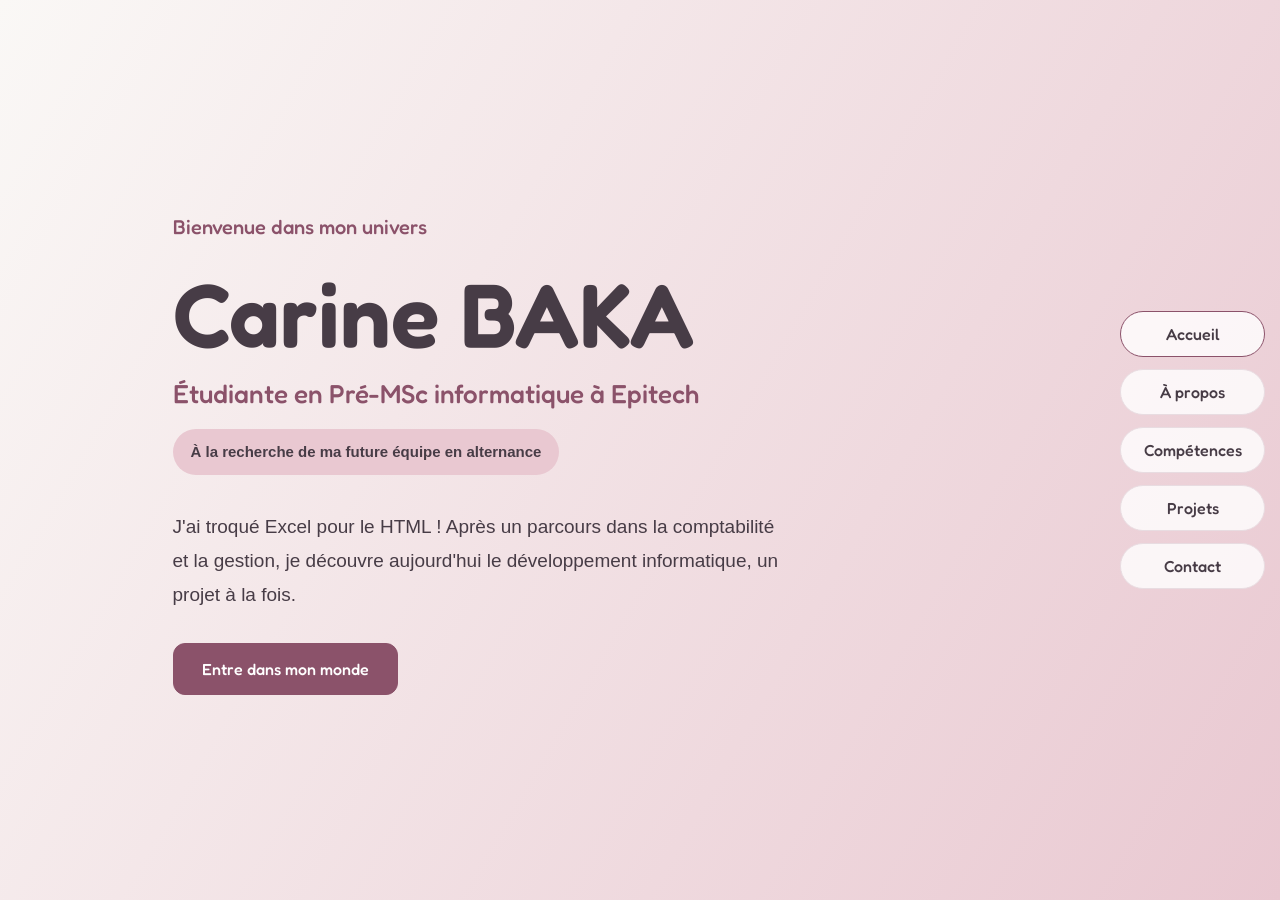
<file: index.html>
<!DOCTYPE html>
<html lang="fr">
<head>
    <meta charset="UTF-8">
    <meta name="viewport" content="width=device-width, initial-scale=1.0">
    <meta name="description" content="Portfolio de Carine BAKA, étudiante à Epitech à la recherche d'une alternance en développement informatique.">
    <title>Accueil | Carine's World</title>

    <link href="https://fonts.googleapis.com/css2?family=Fredoka:wght@400;500;600&display=swap" rel="stylesheet">
    <link rel="stylesheet" href="style.css">
</head>

<body>
    <header>
        <nav aria-label="Navigation principale">
            <a class="btn" href="index.html" aria-current="page">Accueil</a>
            <a class="btn" href="apropos.html">À propos</a>
            <a class="btn" href="competences.html">Compétences</a>
            <a class="btn" href="projets.html">Projets</a>
            <a class="btn" href="contact.html">Contact</a>
        </nav>
    </header>

    <main class="home">
        <section class="home-content">
            <p class="home-label">Bienvenue dans mon univers</p>

            <h1>Carine BAKA</h1>
            <h2>Étudiante en Pré-MSc informatique à Epitech</h2>

            <p class="home-status">
                À la recherche de ma future équipe en alternance
            </p>

            <p class="home-description">
                J'ai troqué Excel pour le HTML !
                Après un parcours dans la comptabilité et la gestion,
                je découvre aujourd'hui le développement informatique,
                un projet à la fois.
            </p>

            <a class="btn home-btn" href="apropos.html">
                Entre dans mon monde 
            </a>
        </section>
    </main>
</body>
</html>
</file>
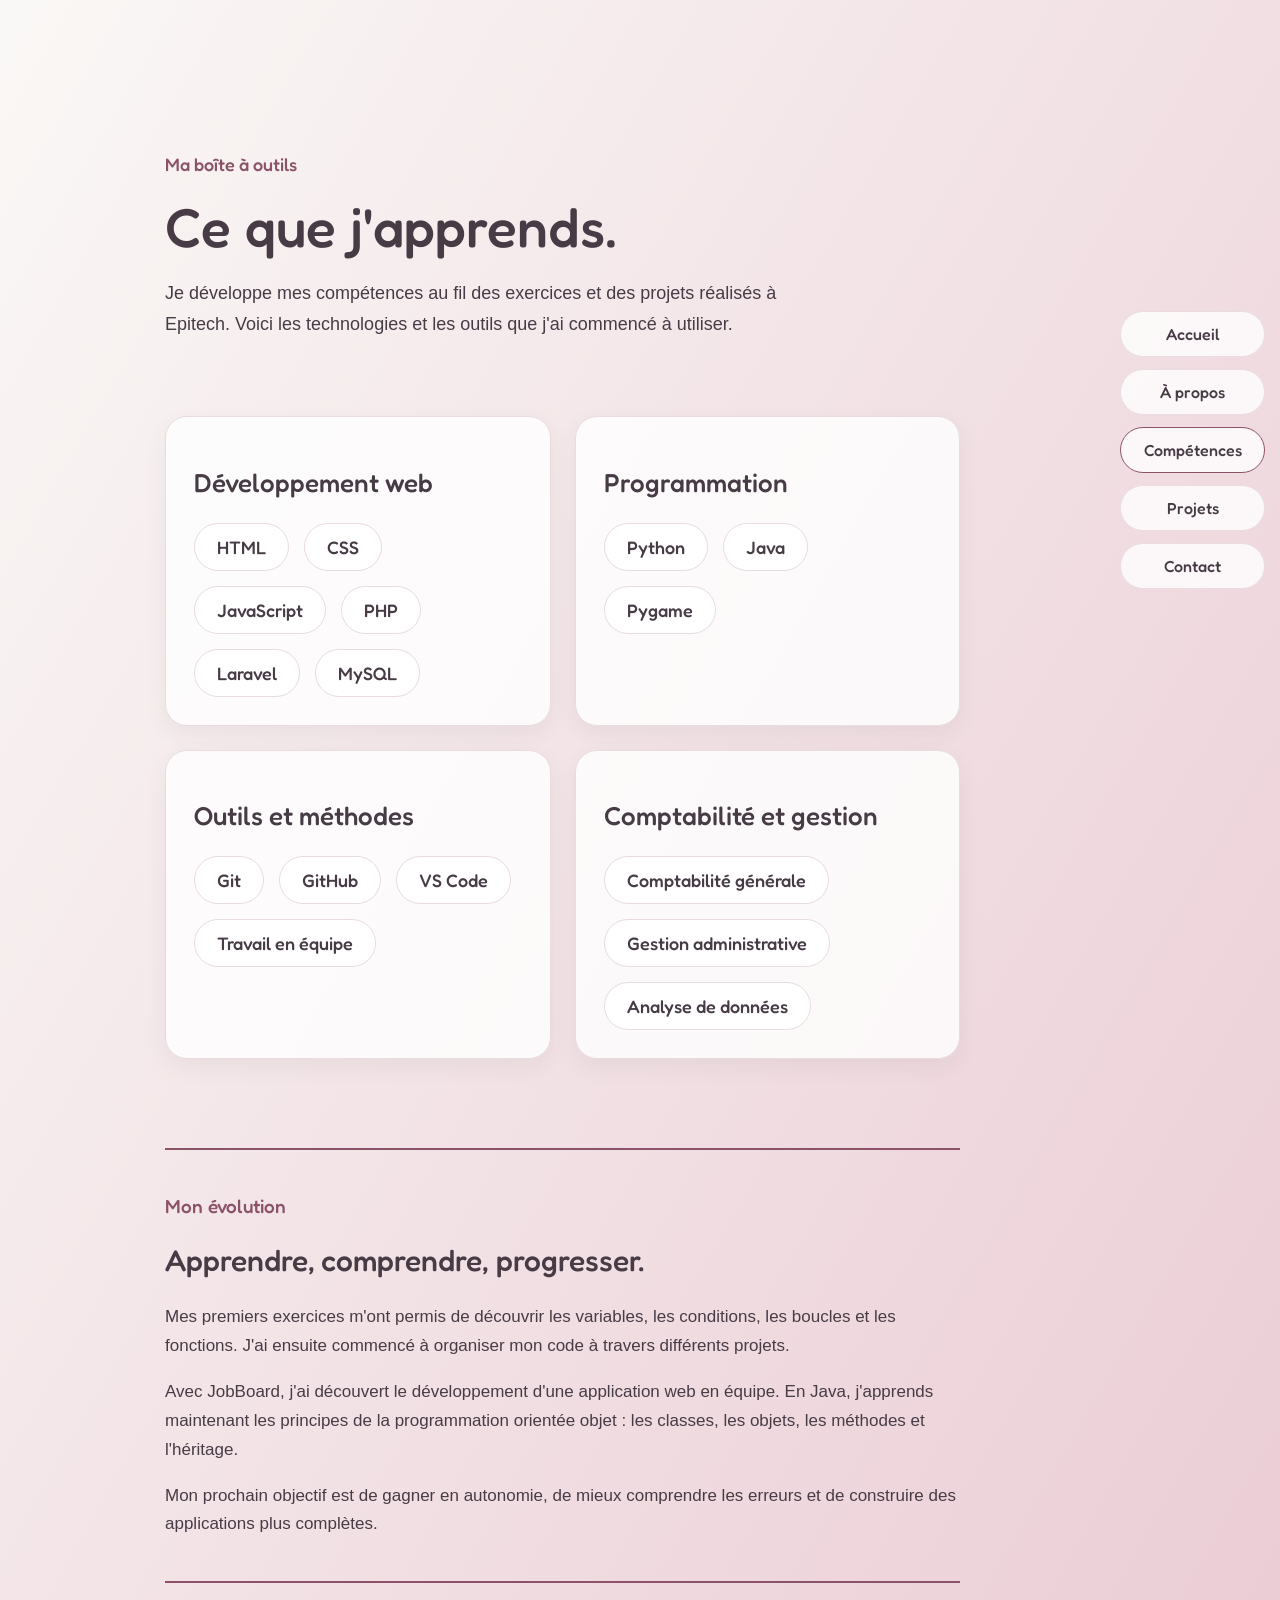
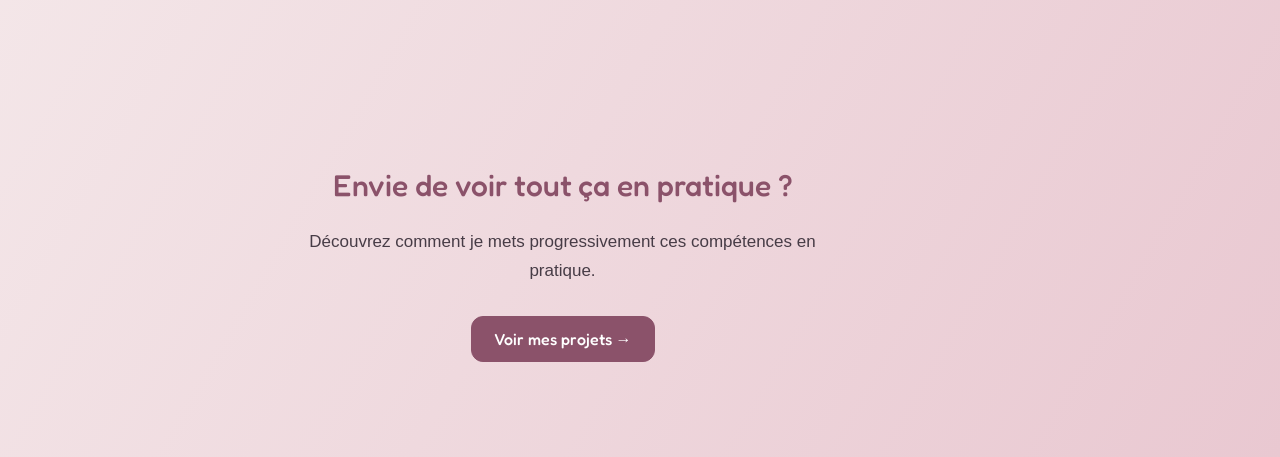
<file: competences.html>
<!DOCTYPE html>
<html lang="fr">
<head>
    <meta charset="UTF-8">
    <meta name="viewport" content="width=device-width, initial-scale=1.0">
    <meta name="description" content="Découvrez les compétences techniques et la progression de Carine BAKA pendant sa formation à Epitech.">
    <title>Compétences | Carine's World</title>

    <link href="https://fonts.googleapis.com/css2?family=Fredoka:wght@400;500;600&display=swap" rel="stylesheet">
    <link rel="stylesheet" href="style.css">
</head>

<body>
    <header>
        <nav aria-label="Navigation principale">
            <a class="btn" href="index.html">Accueil</a>
            <a class="btn" href="apropos.html">À propos</a>
            <a class="btn" href="competences.html" aria-current="page">Compétences</a>
            <a class="btn" href="projets.html">Projets</a>
            <a class="btn" href="contact.html">Contact</a>
        </nav>
    </header>

    <main class="skills-page">

        <!-- Introduction -->
        <section class="skills-intro">
            <p class="skills-label">Ma boîte à outils</p>
            <h1>Ce que j'apprends.</h1>

            <p>
                Je développe mes compétences au fil
                des exercices et des projets réalisés à Epitech.
                Voici les technologies et les outils
                que j'ai commencé à utiliser.
            </p>
        </section>

        <!-- Développement web -->
        <section class="skills-section">
            <h2>Développement web</h2>

            <div class="skills-list">
                <span>HTML</span>
                <span>CSS</span>
                <span>JavaScript</span>
                <span>PHP</span>
                <span>Laravel</span>
                <span>MySQL</span>
            </div>
        </section>

        <!-- Programmation -->
        <section class="skills-section">
            <h2>Programmation</h2>

            <div class="skills-list">
                <span>Python</span>
                <span>Java</span>
                <span>Pygame</span>
            </div>
        </section>

        <!-- Outils -->
        <section class="skills-section">
            <h2>Outils et méthodes</h2>

            <div class="skills-list">
                <span>Git</span>
                <span>GitHub</span>
                <span>VS Code</span>
                <span>Travail en équipe</span>
            </div>
        </section>

        <!-- Compétences transférables -->
        <section class="skills-section">
            <h2>Comptabilité et gestion</h2>

            <div class="skills-list">
                <span>Comptabilité générale</span>
                <span>Gestion administrative</span>
                <span>Analyse de données</span>
            </div>
        </section>

        <!-- Progression -->
        <section class="learning-section">
            <p class="skills-label">Mon évolution</p>
            <h2>Apprendre, comprendre, progresser.</h2>

            <p>
                Mes premiers exercices m'ont permis
                de découvrir les variables, les conditions,
                les boucles et les fonctions.
                J'ai ensuite commencé à organiser
                mon code à travers différents projets.
            </p>

            <p>
                Avec JobBoard, j'ai découvert le développement
                d'une application web en équipe.
                En Java, j'apprends maintenant les principes
                de la programmation orientée objet :
                les classes, les objets, les méthodes
                et l'héritage.
            </p>

            <p>
                Mon prochain objectif est de gagner
                en autonomie, de mieux comprendre
                les erreurs et de construire
                des applications plus complètes.
            </p>
        </section>

        <!-- Lien vers les projets -->
        <section class="skills-extra">
            <h2>Envie de voir tout ça en pratique ?</h2>

            <p>
                Découvrez comment je mets progressivement
                ces compétences en pratique.
            </p>

            <a class="btn skills-button" href="projets.html">
                Voir mes projets →
            </a>
        </section>

    </main>
</body>
</html>
</file>
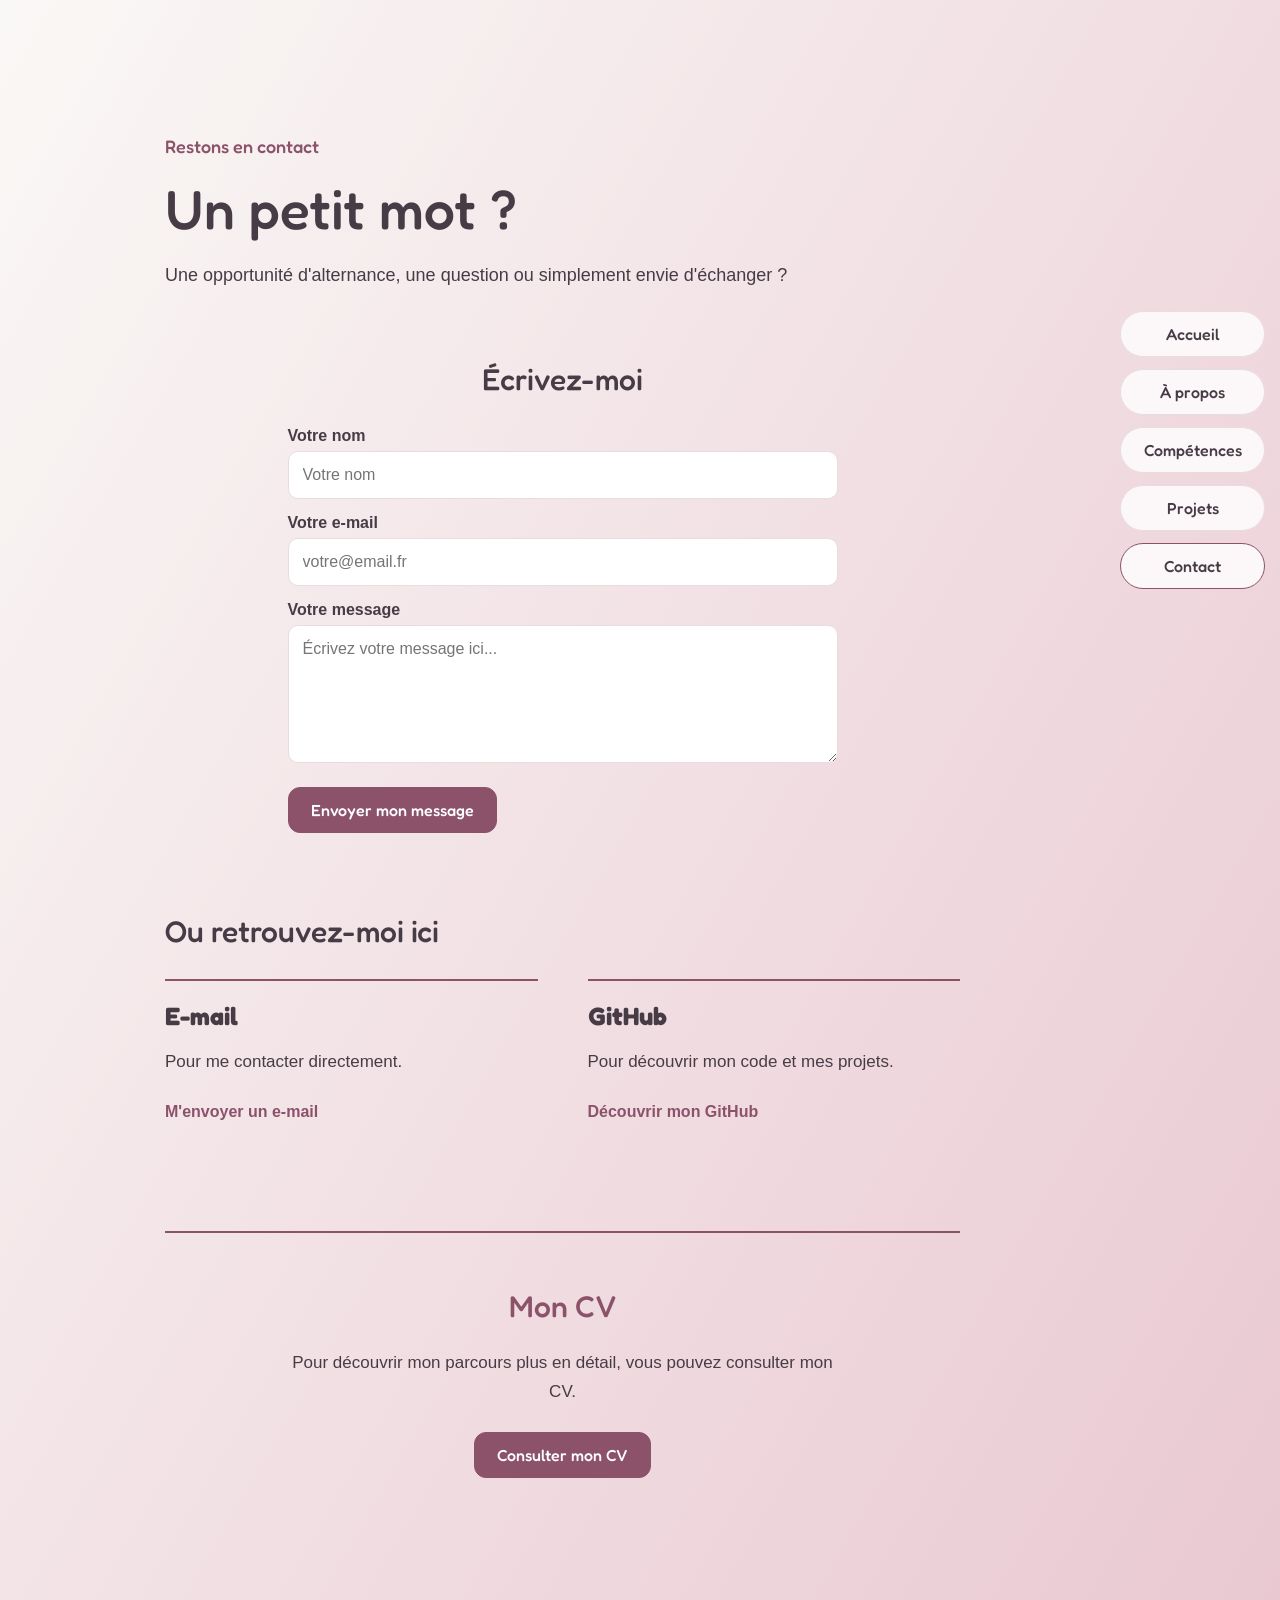
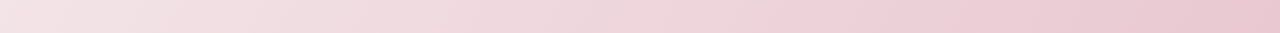
<file: contact.html>
<!DOCTYPE html>
<html lang="fr">
<head>
    <meta charset="UTF-8">
    <meta name="viewport" content="width=device-width, initial-scale=1.0">
    <meta name="description" content="Contactez Carine BAKA pour une opportunité d'alternance en informatique.">

    <title>Contact | Carine's World</title>

    <link rel="preconnect" href="https://fonts.googleapis.com">
    <link rel="preconnect" href="https://fonts.gstatic.com" crossorigin>
    <link href="https://fonts.googleapis.com/css2?family=Fredoka:wght@400;500;600&display=swap" rel="stylesheet">
    <link rel="stylesheet" href="style.css">
</head>

<body>
    <header>
        <nav aria-label="Navigation principale">
            <a class="btn" href="index.html">Accueil</a>
            <a class="btn" href="apropos.html">À propos</a>
            <a class="btn" href="competences.html">Compétences</a>
            <a class="btn" href="projets.html">Projets</a>
            <a class="btn" href="contact.html" aria-current="page">Contact</a>
        </nav>
    </header>

    <main class="contact-page">

        <!-- Introduction -->
        <section class="contact-intro">
            <p class="contact-label">Restons en contact</p>

            <h1>Un petit mot ?</h1>

            <p>
                Une opportunité d'alternance, une question
                ou simplement envie d'échanger ?
            </p>
        </section>

        <!-- Confirmation après l'envoi -->
        <div
            id="contact-success"
            class="contact-success"
            role="status"
            hidden
        >
            <strong>Votre message a bien été envoyé !</strong>
            <p>
                Merci pour votre message.
                Je vous répondrai dès que possible.
            </p>
        </div>

        <!-- Formulaire de contact -->
        <section class="contact-section">
            <h2>Écrivez-moi</h2>

            <form
                class="contact-form"
                action="https://formsubmit.co/c.baka69@gmail.com"
                method="POST"
            >
        <input type="hidden" name="_next" value="https://saboche6919.github.io/my-portefolio/merci.html">
                <input
                    type="hidden"
                    name="_subject"
                    value="Nouveau message depuis Carine's World"
                >

                <input
                    type="hidden"
                    name="_captcha"
                    value="true"
                >

                

                <label for="name">Votre nom</label>
                <input
                    type="text"
                    id="name"
                    name="name"
                    placeholder="Votre nom"
                    autocomplete="name"
                    required
                >

                <label for="email">Votre e-mail</label>
                <input
                    type="email"
                    id="email"
                    name="email"
                    placeholder="votre@email.fr"
                    autocomplete="email"
                    required
                >

                <label for="message">Votre message</label>
                <textarea
                    id="message"
                    name="message"
                    rows="6"
                    placeholder="Écrivez votre message ici..."
                    required
                ></textarea>

                <button class="btn" type="submit">
                    Envoyer mon message
                </button>
            </form>
        </section>

        <!-- Autres moyens de contact -->
        <section class="contact-links">
            <h2>Ou retrouvez-moi ici</h2>

            <div class="contact-options">

                <div class="contact-option">
                    <h3>E-mail</h3>
                    <p>Pour me contacter directement.</p>

                    <a href="mailto:c.baka69@gmail.com">
                        M'envoyer un e-mail
                    </a>
                </div>

                <div class="contact-option">
                    <h3>GitHub</h3>
                    <p>Pour découvrir mon code et mes projets.</p>

                    <a
                        href="https://github.com/Saboche6919"
                        target="_blank"
                        rel="noopener noreferrer"
                    >
                        Découvrir mon GitHub
                    </a>
                </div>

            </div>
        </section>

        <!-- CV -->
        <section class="cv-section">
            <h2>Mon CV</h2>

            <p>
                Pour découvrir mon parcours plus en détail,
                vous pouvez consulter mon CV.
            </p>

            <a
                class="btn contact-cv"
                href="documents/cv-carine-baka.pdf"
                target="_blank"
                rel="noopener noreferrer"
            >
                Consulter mon CV
            </a>
        </section>

    </main>

    <script>
        const urlParams = new URLSearchParams(window.location.search);
        const successMessage = document.getElementById("contact-success");

        if (urlParams.get("success") === "1") {
            successMessage.hidden = false;

            window.history.replaceState(
                {},
                "",
                window.location.pathname
            );
        }
    </script>
</body>
</html>
</file>
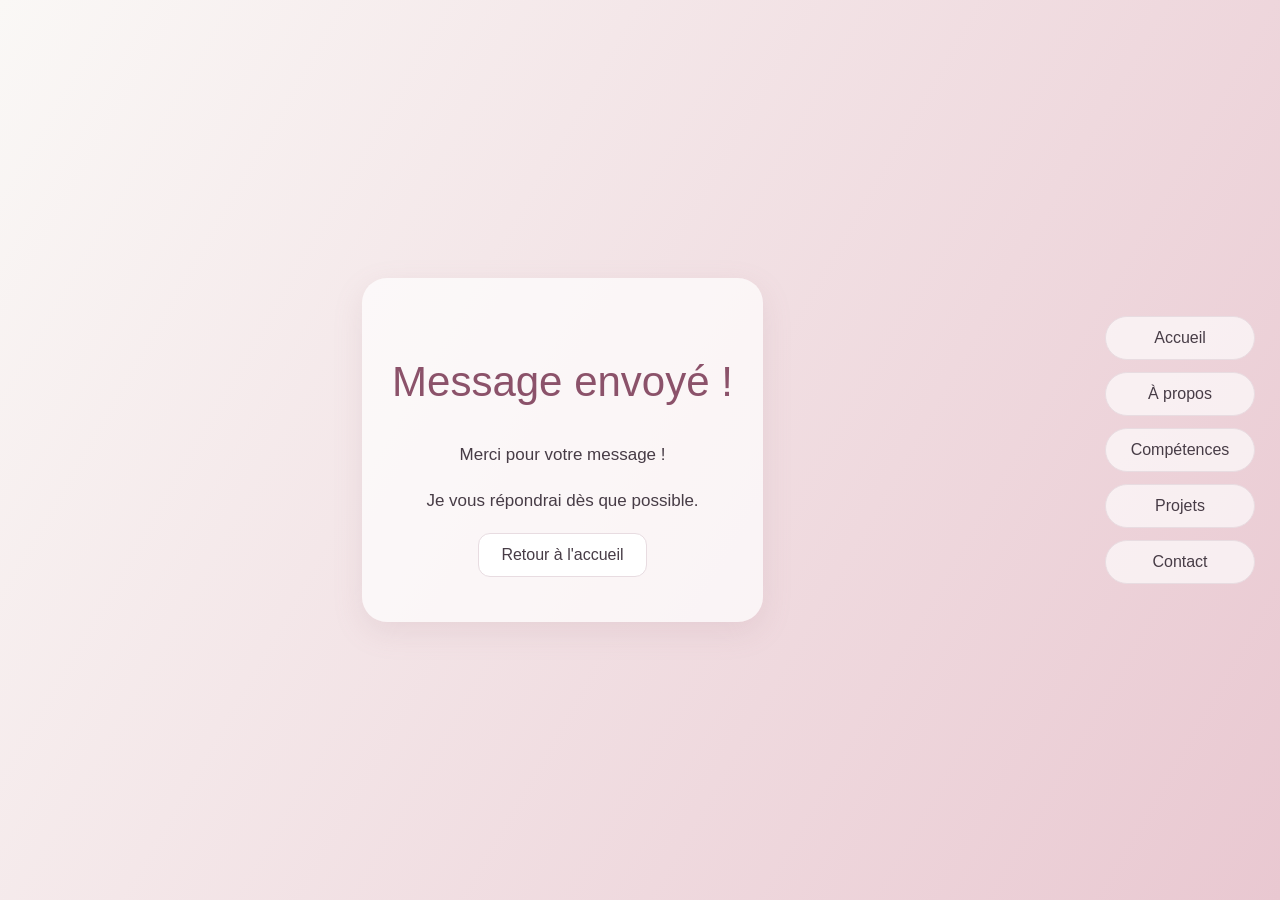
<file: merci.html>
<!DOCTYPE html>
<html lang="fr">
<head>
    <meta charset="UTF-8">
    <meta name="viewport" content="width=device-width, initial-scale=1.0">
    <title>Message envoyé | Carine's World</title>
    <link rel="stylesheet" href="style.css">

<style>
/* Navigation verticale de la page Merci */
body nav.merci-navigation {
    position: fixed !important;
    top: 50% !important;
    right: 25px !important;
    left: auto !important;
    bottom: auto !important;
    transform: translateY(-50%) !important;

    display: flex !important;
    flex-direction: column !important;
    flex-wrap: nowrap !important;
    align-items: stretch !important;
    gap: 12px !important;

    width: auto !important;
    background: transparent !important;
    box-shadow: none !important;
    z-index: 100 !important;
}

body nav.merci-navigation a {
    display: block !important;
    width: 150px !important;
    text-align: center !important;
    white-space: nowrap !important;
    border-radius: 50px !important;
}

@media (max-width: 700px) {
    body nav.merci-navigation {
        position: static !important;
        transform: none !important;
        align-items: center !important;
        margin: 30px auto !important;
    }
}
</style>

</head>
<body>
    <main style="min-height:100vh;display:flex;align-items:center;justify-content:center;text-align:center;padding:25px;">
        <section style="max-width:600px;padding:45px 30px;background:rgba(255,255,255,0.7);border-radius:25px;box-shadow:0 10px 30px #a8798c25;">
            <h1>Message envoyé !</h1>
            <p>Merci pour votre message !</p>
            <p>Je vous répondrai dès que possible.</p>
            <a href="index.html" class="btn">Retour à l'accueil</a>
        </section>
    </main>

<nav class="merci-navigation">
    <a href="index.html" class="btn">Accueil</a>
    <a href="apropos.html" class="btn">À propos</a>
    <a href="competences.html" class="btn">Compétences</a>
    <a href="projets.html" class="btn">Projets</a>
    <a href="contact.html" class="btn">Contact</a>
</nav>

<style>
.merci-navigation {
    position: fixed;
    top: 50%;
    right: 25px;
    transform: translateY(-50%);
    display: flex;
    flex-direction: column;
    align-items: stretch;
    gap: 12px;
    background: transparent;
    box-shadow: none;
    z-index: 10;
}

.merci-navigation .btn {
    text-align: center;
    border-radius: 50px;
    white-space: nowrap;
}

@media (max-width: 700px) {
    .merci-navigation {
        position: static;
        transform: none;
        align-items: center;
        margin: 25px auto;
    }
}
</style>

</body>
</html>
</file>
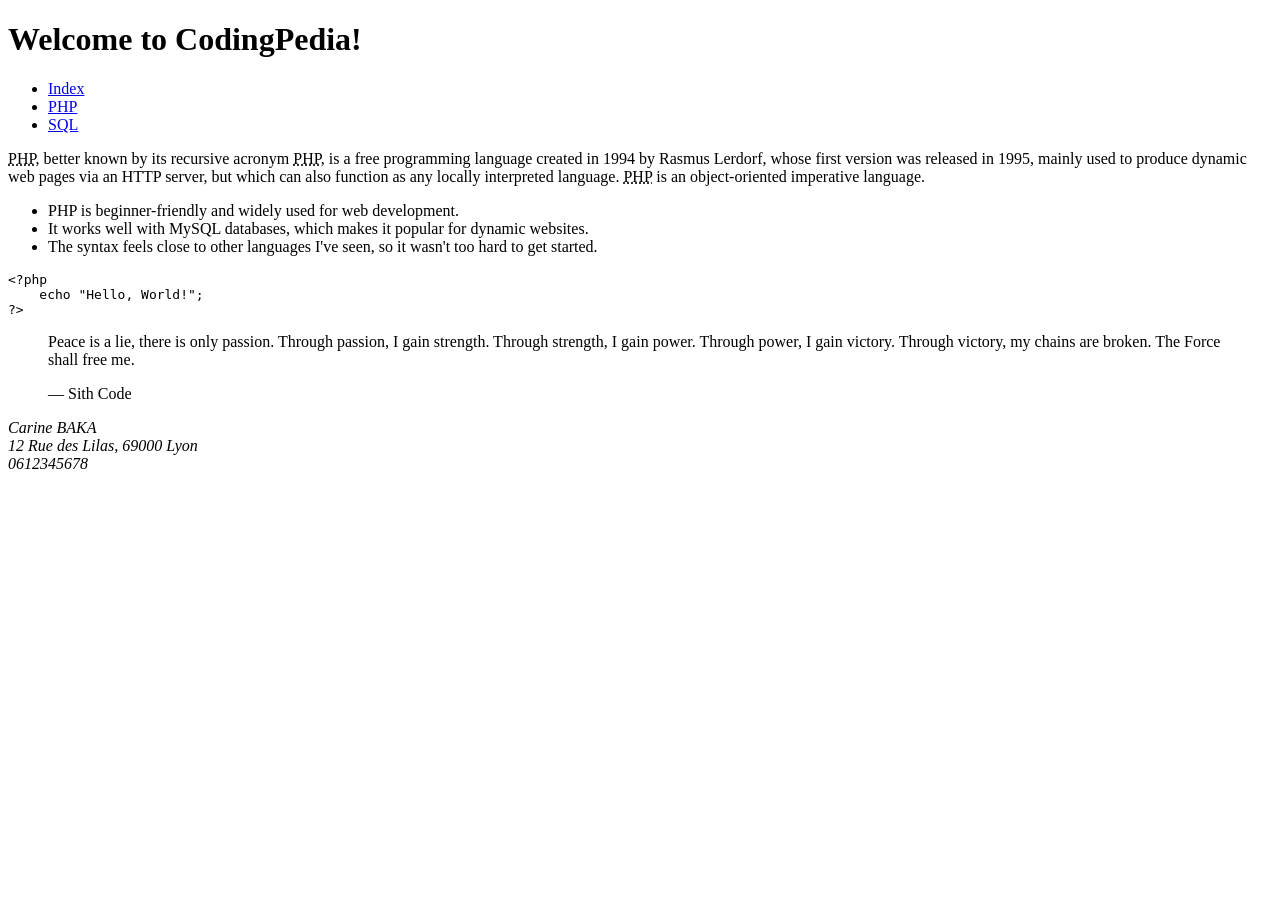
<file: php.html>
<!DOCTYPE html>
<html lang="en">
<head>
    <title>CodingPedia</title>
</head>
<body>
    <header>
        <h1>Welcome to CodingPedia!</h1>
        <nav>
            <ul>
                <li><a href="index.html">Index</a></li>
                <li><a href="php.html">PHP</a></li>
                <li><a href="sql.html">SQL</a></li>
            </ul>
        </nav>
    </header>
    <main>
         <article>
		<p><abbr title="Hypertext Preprocessor">PHP</abbr>, 
		better known by its recursive acronym <abbr title="Hypertext Preprocessor">PHP</abbr>, 
		is a free programming language created in 1994 by Rasmus Lerdorf, 
		whose first version was released in 1995, 
		mainly used to produce dynamic web pages via an HTTP server, 
		but which can also function as any locally interpreted language. 
		<abbr title="Hypertext Preprocessor">PHP</abbr> is an object-oriented imperative language.</p>
	</article>
	<article>
	</article>
	<article>
	    <ul>
               <li>PHP is beginner-friendly and widely used for web development.</li>
               <li>It works well with MySQL databases, which makes it popular for dynamic websites.</li>
               <li>The syntax feels close to other languages I've seen, so it wasn't too hard to get started.</li>
	    </ul>
	</article>
	<article>
         <pre><code>&lt;?php
    echo "Hello, World!";
?&gt;</code></pre>
	</article>
    </main>
    <aside>
	<blockquote>
		<p>Peace is a lie, there is only passion. Through passion, I gain strength. 
		Through strength, I gain power. Through power, I gain victory. Through victory, 
		my chains are broken. The Force shall free me.</p>
		<footer>— Sith Code</footer>
	</blockquote>
    </aside>
    <footer>
        <address>
            Carine BAKA<br>
            12 Rue des Lilas, 69000 Lyon<br>
            0612345678 
        </address>
    </footer>
</body>
</html>
</file>
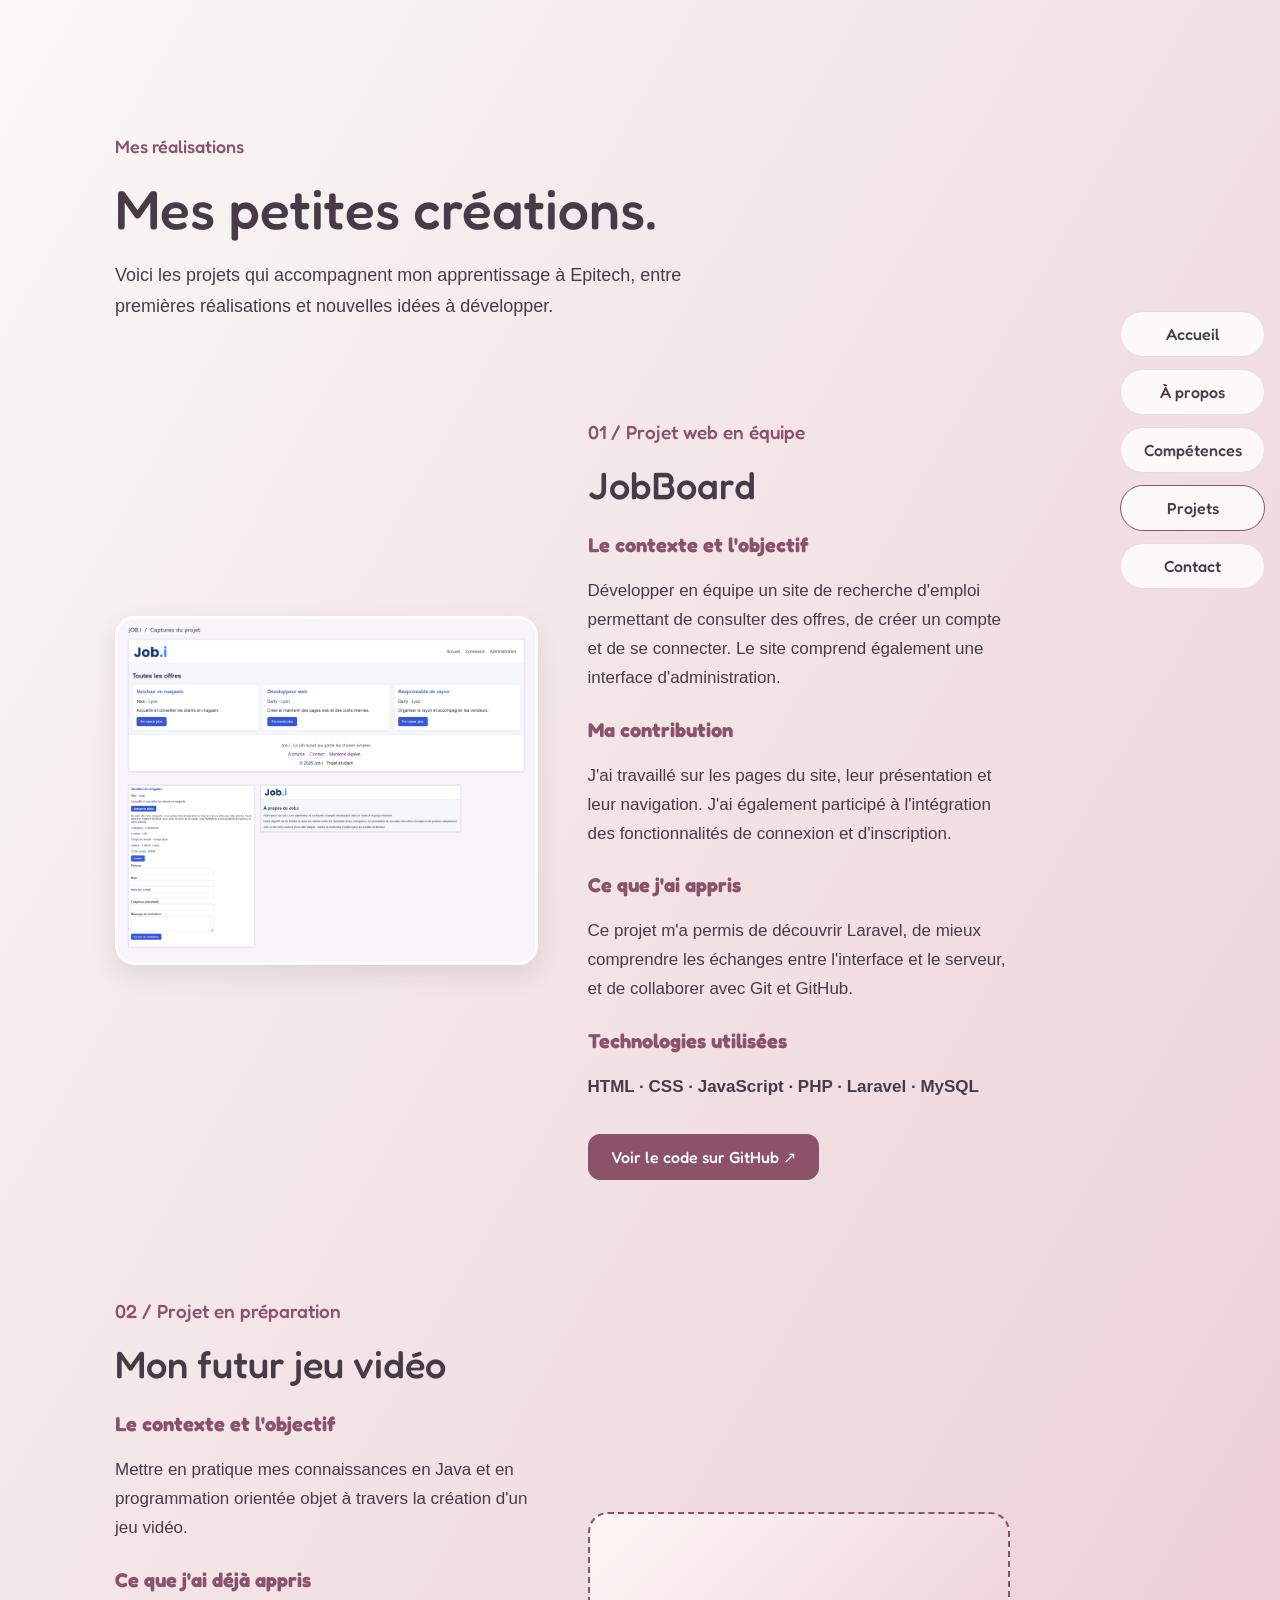
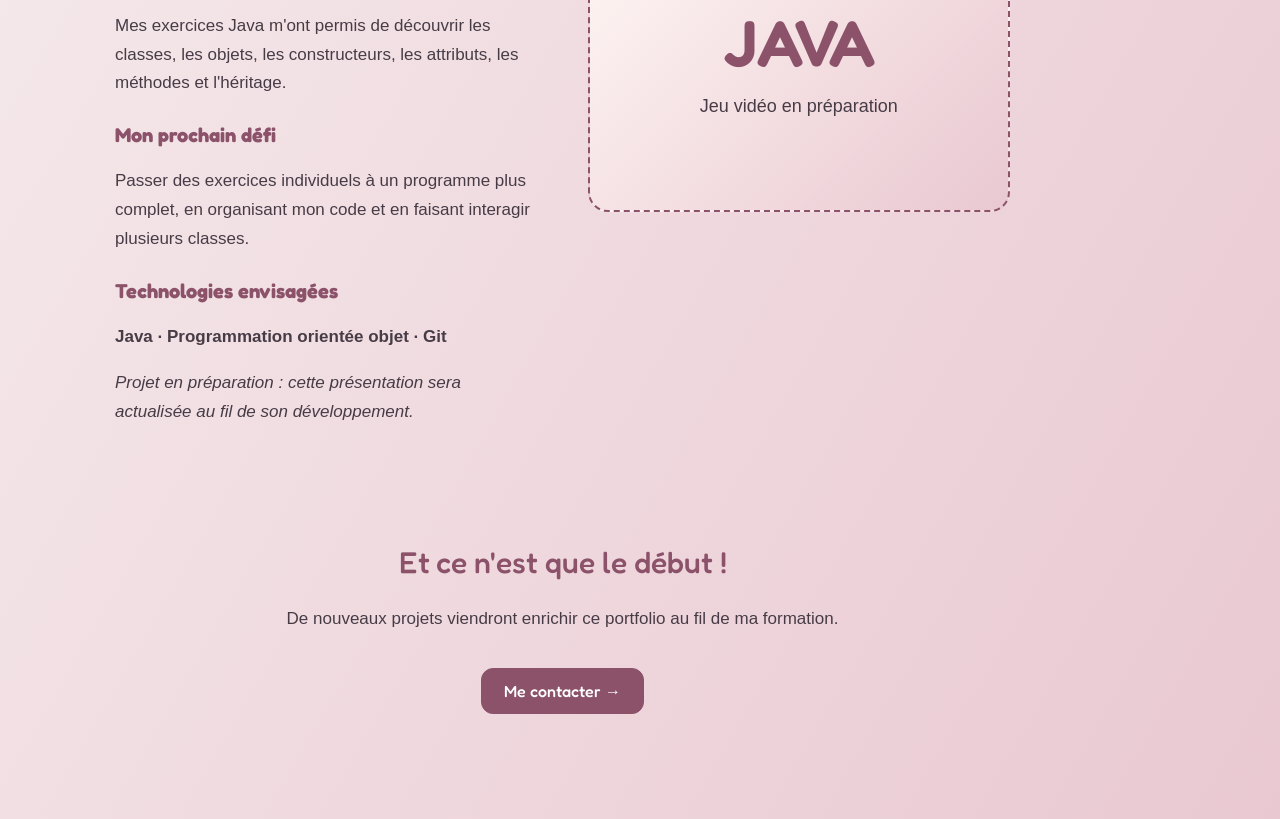
<file: projets.html>
<!DOCTYPE html>
<html lang="fr">
<head>
    <meta charset="UTF-8">
    <meta name="viewport" content="width=device-width, initial-scale=1.0">
    <meta name="description" content="Découvrez les projets de Carine BAKA : JobBoard et un futur jeu vidéo en Java.">
    <title>Projets | Carine's World</title>

    <link href="https://fonts.googleapis.com/css2?family=Fredoka:wght@400;500;600&display=swap" rel="stylesheet">
    <link rel="stylesheet" href="style.css">
</head>

<body>
    <header>
        <nav aria-label="Navigation principale">
            <a class="btn" href="index.html">Accueil</a>
            <a class="btn" href="apropos.html">À propos</a>
            <a class="btn" href="competences.html">Compétences</a>
            <a class="btn" href="projets.html" aria-current="page">Projets</a>
            <a class="btn" href="contact.html">Contact</a>
        </nav>
    </header>

    <main class="projects-page">

        <!-- Introduction -->
        <section class="projects-intro">
            <p class="projects-label">Mes réalisations</p>
            <h1>Mes petites créations.</h1>

            <p>
                Voici les projets qui accompagnent
                mon apprentissage à Epitech,
                entre premières réalisations
                et nouvelles idées à développer.
            </p>
        </section>

        <!-- Projet 1 : JobBoard -->
        <section class="project">
            <div class="project-image">
                <img
                    src="images/jobboard.png"
                    alt="Captures d'écran de JobBoard présentant les offres d'emploi et le formulaire de candidature"
                    loading="lazy"
                >
            </div>

            <div class="project-text">
                <p class="project-number">01 / Projet web en équipe</p>
                <h2>JobBoard</h2>

                <h3>Le contexte et l'objectif</h3>
                <p>
                    Développer en équipe un site de recherche
                    d'emploi permettant de consulter des offres,
                    de créer un compte et de se connecter.
                    Le site comprend également une interface
                    d'administration.
                </p>

                <h3>Ma contribution</h3>
                <p>
                    J'ai travaillé sur les pages du site,
                    leur présentation et leur navigation.
                    J'ai également participé à l'intégration
                    des fonctionnalités de connexion
                    et d'inscription.
                </p>

                <h3>Ce que j'ai appris</h3>
                <p>
                    Ce projet m'a permis de découvrir Laravel,
                    de mieux comprendre les échanges entre
                    l'interface et le serveur, et de collaborer
                    avec Git et GitHub.
                </p>

                <h3>Technologies utilisées</h3>
                <p class="project-tools">
                    HTML · CSS · JavaScript · PHP · Laravel · MySQL
                </p>

                <a
                    class="btn project-button"
                    href="https://github.com/EpitechMscProPromo2029/T-WEB-501-LYN-5-1-job_board-2"
                    target="_blank"
                    rel="noopener noreferrer"
                >
                    Voir le code sur GitHub ↗
                </a>
            </div>
        </section>

        <!-- Projet 2 : Java -->
        <section class="project project-reverse">
            <div class="project-image">
                <div class="project-placeholder">
                    <span>JAVA</span>
                    <p>Jeu vidéo en préparation</p>
                </div>
            </div>

            <div class="project-text">
                <p class="project-number">02 / Projet en préparation</p>
                <h2>Mon futur jeu vidéo</h2>

                <h3>Le contexte et l'objectif</h3>
                <p>
                    Mettre en pratique mes connaissances
                    en Java et en programmation orientée objet
                    à travers la création d'un jeu vidéo.
                </p>

                <h3>Ce que j'ai déjà appris</h3>
                <p>
                    Mes exercices Java m'ont permis de découvrir
                    les classes, les objets, les constructeurs,
                    les attributs, les méthodes et l'héritage.
                </p>

                <h3>Mon prochain défi</h3>
                <p>
                    Passer des exercices individuels
                    à un programme plus complet,
                    en organisant mon code et en faisant
                    interagir plusieurs classes.
                </p>

                <h3>Technologies envisagées</h3>
                <p class="project-tools">
                    Java · Programmation orientée objet · Git
                </p>

                <p class="project-note">
                    Projet en préparation : cette présentation
                    sera actualisée au fil de son développement.
                </p>
            </div>
        </section>

        <!-- Conclusion -->
        <section class="projects-end">
            <h2>Et ce n'est que le début !</h2>

            <p>
                De nouveaux projets viendront enrichir
                ce portfolio au fil de ma formation.
            </p>

            <a class="btn project-button" href="contact.html">
                Me contacter →
            </a>
        </section>

    </main>
</body>
</html>
</file>
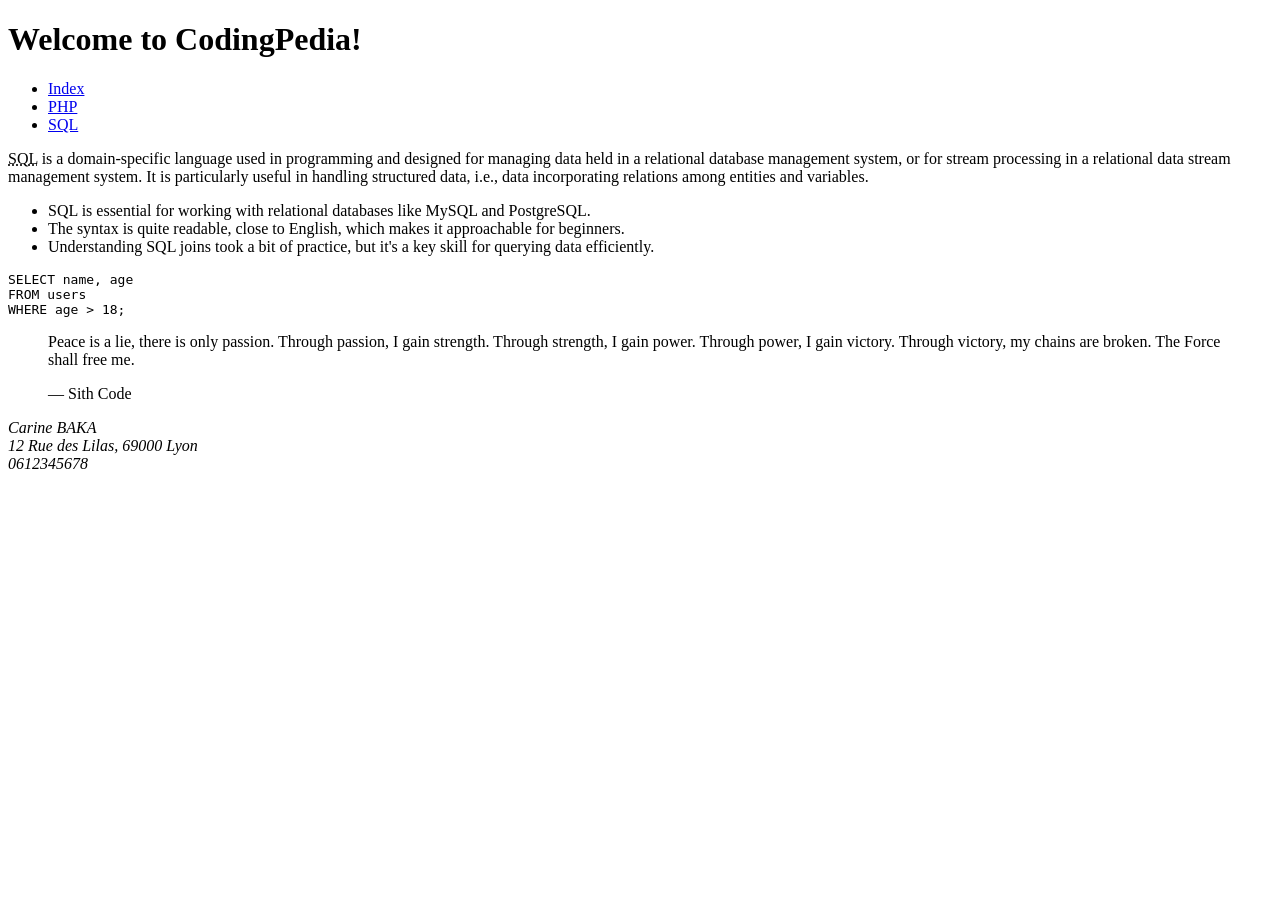
<file: sql.html>
<!DOCTYPE html>
<html lang="en">
<head>
    <title>CodingPedia</title>
</head>
<body>
    <header>
        <h1>Welcome to CodingPedia!</h1>
        <nav>
            <ul>
                <li><a href="index.html">Index</a></li>
                <li><a href="php.html">PHP</a></li>
                <li><a href="sql.html">SQL</a></li>
            </ul>
        </nav>
    </header>
    <main>
        <article>
            <p><abbr title="Structured Query Language">SQL</abbr> is a domain-specific language used in programming and designed for managing data held in a relational database management system, or for stream processing in a relational data stream management system. It is particularly useful in handling structured data, i.e., data incorporating relations among entities and variables.</p>
        </article>
        <article>
        </article>
        <article>
            <ul>
                <li>SQL is essential for working with relational databases like MySQL and PostgreSQL.</li>
                <li>The syntax is quite readable, close to English, which makes it approachable for beginners.</li>
                <li>Understanding SQL joins took a bit of practice, but it's a key skill for querying data efficiently.</li>
            </ul>
        </article>
        <article>
            <pre><code>SELECT name, age
FROM users
WHERE age > 18;</code></pre>
        </article>
    </main>
    <aside>
        <blockquote>
            <p>Peace is a lie, there is only passion. Through passion, I gain strength.
            Through strength, I gain power. Through power, I gain victory. Through victory,
            my chains are broken. The Force shall free me.</p>
            <footer>— Sith Code</footer>
        </blockquote>
    </aside>
    <footer>
        <address>
            Carine BAKA<br>
            12 Rue des Lilas, 69000 Lyon<br>
            0612345678
        </address>
    </footer>
</body>
</html>
</file>
<file: style.css>
/* 1. Couleurs */
:root {
    --fond: #faf8f6;
    --rose: #e9c8d1;
    --peche: #ffe5d6;
    --accent: #8b526a;
    --texte: #473c46;
    --blanc: #ffffff;
    --bordure: #e8dce1;
}

/* 2. Général */
* {
    box-sizing: border-box;
}

body {
    margin: 0;
    min-height: 100vh;
    color: var(--texte);
    font-family: Arial, sans-serif;
    background: linear-gradient(
        120deg,
        var(--fond),
        var(--rose),
        var(--peche),
        var(--fond)
    );
    background-size: 300% 300%;
    animation: couleurs 12s ease infinite;
}

header,
main {
    padding: 25px;
    text-align: center;
}

h1,
h2,
h3 {
    font-family: 'Fredoka', Arial, sans-serif;
}

h1 {
    color: var(--accent);
    font-size: 42px;
    font-weight: 500;
}

h2 {
    font-size: 30px;
    font-weight: 500;
}

p {
    font-size: 17px;
    line-height: 1.7;
}

/* 3. Navigation */
/* Le menu reste visible pendant le défilement. */
header {
    position: sticky;
    top: 0;
    z-index: 1000;
    background: rgba(250, 248, 246, 0.93);
    backdrop-filter: blur(12px);
    -webkit-backdrop-filter: blur(12px);
    border-bottom: 1px solid var(--bordure);
}


nav {
    display: flex;
    justify-content: center;
    flex-wrap: wrap;
    gap: 12px;
}

.btn {
    display: inline-block;
    padding: 12px 22px;
    background: var(--blanc);
    color: var(--texte);
    border: 1px solid var(--bordure);
    border-radius: 12px;
    font: 500 16px 'Fredoka', Arial, sans-serif;
    text-decoration: none;
    transition: 0.3s;
    cursor: pointer;
}

.btn:hover,
.btn[aria-current="page"] {
    background: var(--rose);
    border-color: var(--accent);
}

.btn:hover {
    transform: translateY(-4px);
    box-shadow: 0 8px 20px #a8798c35;
}

.btn:focus-visible,
a:focus-visible,
input:focus-visible,
textarea:focus-visible {
    outline: 3px solid var(--accent);
    outline-offset: 3px;
}

/* Boutons principaux */
.home-btn,
.about-button,
.skills-button,
.project-button,
.contact-form button,
.contact-cv {
    background: var(--accent);
    color: var(--blanc);
    border-color: var(--accent);
}

.home-btn:hover,
.about-button:hover,
.skills-button:hover,
.project-button:hover,
.contact-form button:hover,
.contact-cv:hover {
    background: var(--texte);
    color: var(--blanc);
}

/* Étiquettes communes */
.about-label,
.skills-label,
.projects-label,
.project-number,
.contact-label {
    color: var(--accent);
    font: 500 19px 'Fredoka', Arial, sans-serif;
}

/* Titres des pages */
.skills-intro h1,
.projects-intro h1,
.contact-intro h1 {
    margin: 10px 0;
    color: var(--texte);
    font-size: 55px;
}

.skills-intro p,
.projects-intro p,
.contact-intro p {
    max-width: 650px;
    font-size: 18px;
}

/* 4. Accueil */
.home {
    display: flex;
    align-items: center;
    justify-content: center;
    min-height: calc(100vh - 110px);
    padding: 60px 25px;
}

.home-content {
    width: 100%;
    max-width: 780px;
    text-align: left;
}

.home-label {
    color: var(--accent);
    font: 500 20px 'Fredoka', Arial, sans-serif;
}

.home-content h1 {
    margin: 10px 0;
    color: var(--texte);
    font-size: clamp(48px, 8vw, 90px);
    font-weight: 600;
}

.home-content h2 {
    margin: 0 0 20px;
    color: var(--accent);
    font-size: 26px;
}

.home-status {
    display: inline-block;
    margin: 0 0 20px;
    padding: 10px 18px;
    background: var(--rose);
    border-radius: 30px;
    font-size: 15px;
    font-weight: bold;
}

.home-description {
    max-width: 620px;
    margin: 15px 0 30px;
    font-size: 19px;
    line-height: 1.8;
}

.home-btn {
    padding: 15px 28px;
}

/* 5. À propos */
.about-page {
    max-width: 1100px;
    margin: auto;
}

.about-intro {
    display: flex;
    align-items: center;
    gap: 60px;
    margin: 60px auto 90px;
    text-align: left;
}

.avatar {
    width: 320px;
    max-width: 40%;
    height: auto;
    background: transparent;
    transition: transform 0.3s;
}

.avatar:hover {
    transform: scale(1.07) rotate(-3deg);
}

.about-text {
    flex: 1;
}

.about-text h1 {
    color: var(--texte);
    font-size: 48px;
    line-height: 1.2;
}

.about-text p {
    font-size: 18px;
}

.about-button {
    margin-top: 20px;
}

/* 6. Compétences */
.skills-page {
    max-width: 1000px;
    margin: auto;
    text-align: left;
    display: grid;
    grid-template-columns: repeat(2, minmax(0, 1fr));
    gap: 24px;
}

/* Introduction et blocs de conclusion sur toute la largeur. */
.skills-page > :not(.skills-section) {
    grid-column: 1 / -1;
}

.skills-intro {
    margin: 60px 0 35px;
}

.skills-section {
    margin-bottom: 0;
    padding: 28px;
    background: rgba(255, 255, 255, 0.82);
    border: 1px solid var(--bordure);
    border-radius: 22px;
    box-shadow: 0 8px 22px #473c4610;
}

.skills-section h2 {
    margin-bottom: 25px;
    color: var(--texte);
    font-size: 26px;
}

.skills-list {
    display: flex;
    flex-wrap: wrap;
    gap: 15px;
}

.skills-list span {
    padding: 12px 22px;
    background: var(--blanc);
    border: 1px solid var(--bordure);
    border-radius: 30px;
    font: 500 18px 'Fredoka', Arial, sans-serif;
    transition: 0.3s;
}

.skills-list span:hover {
    background: #fff0f4;
    color: var(--accent);
    border-color: var(--accent);
    transform: translateY(-5px) rotate(-2deg);
}

.learning-section {
    max-width: 800px;
    margin: 65px 0;
    padding: 25px 0;
    border-top: 2px solid var(--accent);
    border-bottom: 2px solid var(--accent);
}

.learning-section h2 {
    color: var(--texte);
}

.skills-extra {
    margin: 70px 0;
    text-align: center;
}

.skills-extra h2 {
    color: var(--accent);
}

.skills-extra p {
    max-width: 550px;
    margin: 20px auto 30px;
}

/* 7. Projets */
.projects-page {
    max-width: 1100px;
    margin: auto;
    text-align: left;
}

.projects-intro {
    margin: 60px 0 80px;
}

.project {
    display: flex;
    align-items: center;
    gap: 50px;
    margin-bottom: 100px;
}

.project-reverse {
    flex-direction: row-reverse;
}

.project-image,
.project-text {
    flex: 1;
    min-width: 0;
}

.project-image img {
    display: block;
    width: 100%;
    height: auto;
    border: 3px solid var(--blanc);
    border-radius: 20px;
    box-shadow: 0 10px 25px #473c4620;
    transition: 0.3s;
}

.project-image img:hover {
    transform: scale(1.03);
    box-shadow: 0 15px 30px #a8798c35;
}

.project-text h2 {
    margin: 10px 0 20px;
    color: var(--texte);
    font-size: 38px;
}

.project-text h3 {
    margin-top: 25px;
    color: var(--accent);
    font-size: 20px;
}

.project-tools {
    font-weight: bold;
}

.project-note {
    font-style: italic;
}

.project-button {
    margin-top: 15px;
}

.projects-end {
    margin: 50px 0 80px;
    text-align: center;
}

.projects-end h2 {
    color: var(--accent);
}

.projects-end p {
    max-width: 600px;
    margin: 20px auto;
}

/* Projet Java en préparation */
.project-placeholder {
    min-height: 300px;
    display: flex;
    flex-direction: column;
    align-items: center;
    justify-content: center;
    padding: 30px;
    background: linear-gradient(
        135deg,
        #fff7f4,
        #e9c8d1
    );
    border: 2px dashed var(--accent);
    border-radius: 20px;
    text-align: center;
    transition: 0.3s;
}

.project-placeholder span {
    color: var(--accent);
    font: 600 65px 'Fredoka', Arial, sans-serif;
}

.project-placeholder p {
    margin: 10px 0 0;
    font-size: 18px;
}

.project-placeholder:hover {
    transform: translateY(-5px);
    box-shadow: 0 10px 25px #a8798c35;
}

/* 8. Contact */
/* Affiché seulement après la redirection du formulaire. */
.contact-success {
    max-width: 650px;
    margin: 0 auto 35px;
    padding: 22px 28px;
    border: 2px solid var(--accent);
    border-radius: 18px;
    background: #fff0f4;
    color: var(--texte);
    text-align: center;
    box-shadow: 0 8px 20px #a8798c20;
}

.contact-success[hidden] {
    display: none;
}

.contact-success strong {
    display: block;
    color: var(--accent);
    font: 600 22px 'Fredoka', Arial, sans-serif;
}

.contact-success p {
    margin: 10px 0 0;
}


.contact-page {
    max-width: 1000px;
    margin: auto;
    text-align: left;
}

.contact-intro {
    margin: 60px 0 70px;
}

.contact-section {
    max-width: 650px;
    margin: 0 auto 80px;
}

.contact-section h2 {
    text-align: center;
}

.contact-form {
    width: 100%;
    max-width: 550px;
    margin: 30px auto;
    text-align: left;
}

.contact-form label {
    display: block;
    margin: 15px 0 6px;
    font-weight: bold;
}

.contact-form input,
.contact-form textarea {
    width: 100%;
    padding: 14px;
    border: 1px solid var(--bordure);
    border-radius: 10px;
    background: var(--blanc);
    font: inherit;
    transition: 0.3s;
}

.contact-form input:focus,
.contact-form textarea:focus {
    outline: 2px solid var(--accent);
    background: #fff0f4;
}

.contact-form button {
    margin-top: 20px;
}

.contact-links {
    margin: 70px 0 90px;
}

.contact-links h2 {
    margin-bottom: 30px;
}

.contact-options {
    display: flex;
    gap: 50px;
}

.contact-option {
    flex: 1;
    padding: 20px 0;
    border-top: 2px solid var(--accent);
}

.contact-option h3 {
    margin: 0;
    font-size: 25px;
}

.contact-option a {
    display: inline-block;
    margin-top: 10px;
    color: var(--accent);
    font-weight: bold;
    text-decoration: none;
    transition: 0.3s;
}

.contact-option a:hover {
    color: var(--texte);
    transform: translateX(5px);
    text-decoration: underline;
}

/* 9. CV */
.cv-section {
    margin: 70px auto 100px;
    padding: 30px 0;
    border-top: 2px solid var(--accent);
    text-align: center;
}

.cv-section h2 {
    color: var(--accent);
}

.cv-section p {
    max-width: 550px;
    margin: 15px auto 25px;
}

/* 10. Curseur personnalisé */
body {
    cursor: url("images/patte-ouverte-28px.png") 14 14, auto;
}

a,
button {
    cursor: url("images/patte-ouverte-28px.png") 14 14, pointer;
}

body:active {
    cursor: url("images/patte-fermee-28px.png") 14 14, auto;
}

a:active,
button:active {
    cursor: url("images/patte-fermee-28px.png") 14 14, pointer;
}

/* 11. Fond animé */
@keyframes couleurs {
    0%, 100% {
        background-position: 0% 50%;
    }

    50% {
        background-position: 100% 50%;
    }
}

/* 12. Téléphone */
@media (max-width: 650px) {
    .skills-page {
        grid-template-columns: 1fr;
        gap: 16px;
    }

    .skills-section {
        padding: 22px;
    }

    header,
    main {
        padding: 18px;
    }

    nav {
        gap: 8px;
    }

    nav .btn {
        padding: 9px 12px;
        font-size: 14px;
    }

    h1 {
        font-size: 34px;
    }

    h2 {
        font-size: 26px;
    }

    .home {
        min-height: calc(100vh - 150px);
        padding: 40px 25px;
    }

    .home-content h2 {
        font-size: 21px;
    }

    .home-description {
        font-size: 17px;
    }

    .about-intro {
        flex-direction: column;
        gap: 20px;
        margin: 30px auto 60px;
        text-align: center;
    }

    .avatar {
        width: 240px;
        max-width: 100%;
    }

    .about-text h1 {
        font-size: 36px;
    }

    .about-text p {
        font-size: 17px;
    }

    .skills-intro {
        margin: 30px 0 50px;
    }

    .skills-intro h1,
    .projects-intro h1,
    .contact-intro h1 {
        font-size: 38px;
    }

    .skills-section h2 {
        font-size: 23px;
    }

    .skills-list {
        gap: 10px;
    }

    .skills-list span {
        padding: 10px 15px;
        font-size: 16px;
    }

    .projects-intro,
    .contact-intro {
        margin: 30px 0 50px;
    }

    .project,
    .project-reverse {
        flex-direction: column;
        gap: 25px;
        margin-bottom: 70px;
    }

    .project-image,
    .project-text {
        width: 100%;
    }

    .project-text h2 {
        font-size: 32px;
    }

    .contact-options {
        flex-direction: column;
        gap: 25px;
    }

    .contact-links {
        margin: 50px 0;
    }
}

/* 13. Accessibilité */
@media (prefers-reduced-motion: reduce) {
    body {
        animation: none;
        background: var(--fond);
    }

    .btn,
    .avatar,
    .skills-list span,
    .project-image img,
    .contact-option a,
    .project-placeholder {
        transition: none;
    }

    .btn:hover,
    .avatar:hover,
    .skills-list span:hover,
    .project-image img:hover,
    .contact-option a:hover,
    .project-placeholder:hover {
        transform: none;
    }
}


/* ===== ANIMATIONS FINALES ===== */

/* Cartes de compétences */
.skills-section {
    transition: transform 0.3s ease, box-shadow 0.3s ease;
}

.skills-section:hover {
    transform: translateY(-6px);
    box-shadow: 0 14px 30px rgba(168, 121, 140, 0.25);
}

/* Les technologies ne bougent plus */
.skills-list span,
.skills-list span:hover {
    transform: none;
    animation: none;
}

/* Bulles indépendantes */
.bubble {
    border-radius: 50%;
    animation: bubbleFloat 7s ease-in-out infinite;
}

.bubble:nth-child(2) {
    animation-duration: 9s;
    animation-delay: -2s;
}

.bubble:nth-child(3) {
    animation-duration: 6s;
    animation-delay: -4s;
}

.bubble:nth-child(4) {
    animation-duration: 11s;
    animation-delay: -3s;
}

.bubble:nth-child(5) {
    animation-duration: 8s;
    animation-delay: -5s;
}

@keyframes bubbleFloat {
    0%, 100% {
        transform: translate(0, 0);
    }

    25% {
        transform: translate(8px, -12px);
    }

    50% {
        transform: translate(-6px, -20px);
    }

    75% {
        transform: translate(5px, -8px);
    }
}

@media (prefers-reduced-motion: reduce) {
    .bubble {
        animation: none;
    }

    .skills-section,
    .skills-section:hover {
        transform: none;
        transition: none;
    }
}
/* SUPPRIMER LA BARRE BLANCHE DU MENU */

header,
nav {
    background: transparent !important;
    box-shadow: none !important;
    backdrop-filter: none !important;
    border: none !important;
}

/* GARDER LES BULLES INDIVIDUELLES */

nav .btn {
    background: rgba(255, 255, 255, 0.65);
    border-radius: 50px;
}

nav .btn:hover {
    transform: translateY(-5px);
    background: rgba(255, 255, 255, 0.95);
}

/* MENU VERTICAL GLOBAL - DEBUT */

/* Menu fixé à droite */
body header nav {
    position: fixed !important;
    top: 50% !important;
    right: 20px !important;
    left: auto !important;
    bottom: auto !important;
    transform: translateY(-50%) !important;

    display: flex !important;
    flex-direction: column !important;
    flex-wrap: nowrap !important;
    align-items: stretch !important;
    gap: 12px !important;

    width: auto !important;
    padding: 0 !important;
    margin: 0 !important;
    background: transparent !important;
    border: none !important;
    box-shadow: none !important;
    z-index: 1000 !important;
}

/* Boutons indépendants */
body header nav .btn {
    display: block !important;
    width: 145px !important;
    box-sizing: border-box !important;
    text-align: center !important;
    white-space: nowrap !important;

    border-radius: 50px !important;
    background: rgba(255, 255, 255, 0.75) !important;

    transition:
        transform 0.3s ease,
        background 0.3s ease !important;
}

/* Animation au survol */
body header nav .btn:hover {
    transform: translateX(-6px) !important;
    background: rgba(255, 255, 255, 0.95) !important;
}

/* Espace pour le menu sur ordinateur */
@media (min-width: 901px) {
    body main {
        padding-right: 185px !important;
    }
}

/* Adaptation téléphone */
@media (max-width: 900px) {
    body header nav {
        position: static !important;
        transform: none !important;

        flex-direction: row !important;
        flex-wrap: wrap !important;
        justify-content: center !important;

        width: 100% !important;
        margin: 15px auto !important;
    }

    body header nav .btn {
        width: auto !important;
    }
}

/* Accessibilité */
@media (prefers-reduced-motion: reduce) {
    body header nav .btn {
        transition: none !important;
    }

    body header nav .btn:hover {
        transform: none !important;
    }
}

/* MENU VERTICAL GLOBAL - FIN */


/* CORRECTION MENU VERTICAL - DEBUT */

body header nav {
    position: fixed !important;
    top: 50% !important;
    right: 15px !important;
    left: auto !important;
    bottom: auto !important;
    transform: translateY(-50%) !important;

    display: flex !important;
    flex-direction: column !important;
    flex-wrap: nowrap !important;
    align-items: center !important;
    justify-content: center !important;
    gap: 12px !important;

    width: 145px !important;
    margin: 0 !important;
    padding: 0 !important;
    background: transparent !important;
    box-shadow: none !important;
    z-index: 1000 !important;
}

body header nav a.btn {
    display: block !important;
    width: 100% !important;
    box-sizing: border-box !important;
    text-align: center !important;
    white-space: nowrap !important;
    border-radius: 50px !important;
    background: rgba(255, 255, 255, 0.8) !important;
}

body header nav a.btn:hover {
    transform: translateX(-5px) !important;
}

body main {
    padding-right: 180px !important;
}

@media (max-width: 600px) {
    body header nav {
        right: 5px !important;
        width: 105px !important;
        gap: 8px !important;
    }

    body header nav a.btn {
        padding: 9px 5px !important;
        font-size: 12px !important;
    }

    body main {
        padding-right: 115px !important;
    }
}

/* CORRECTION MENU VERTICAL - FIN */
</file>
